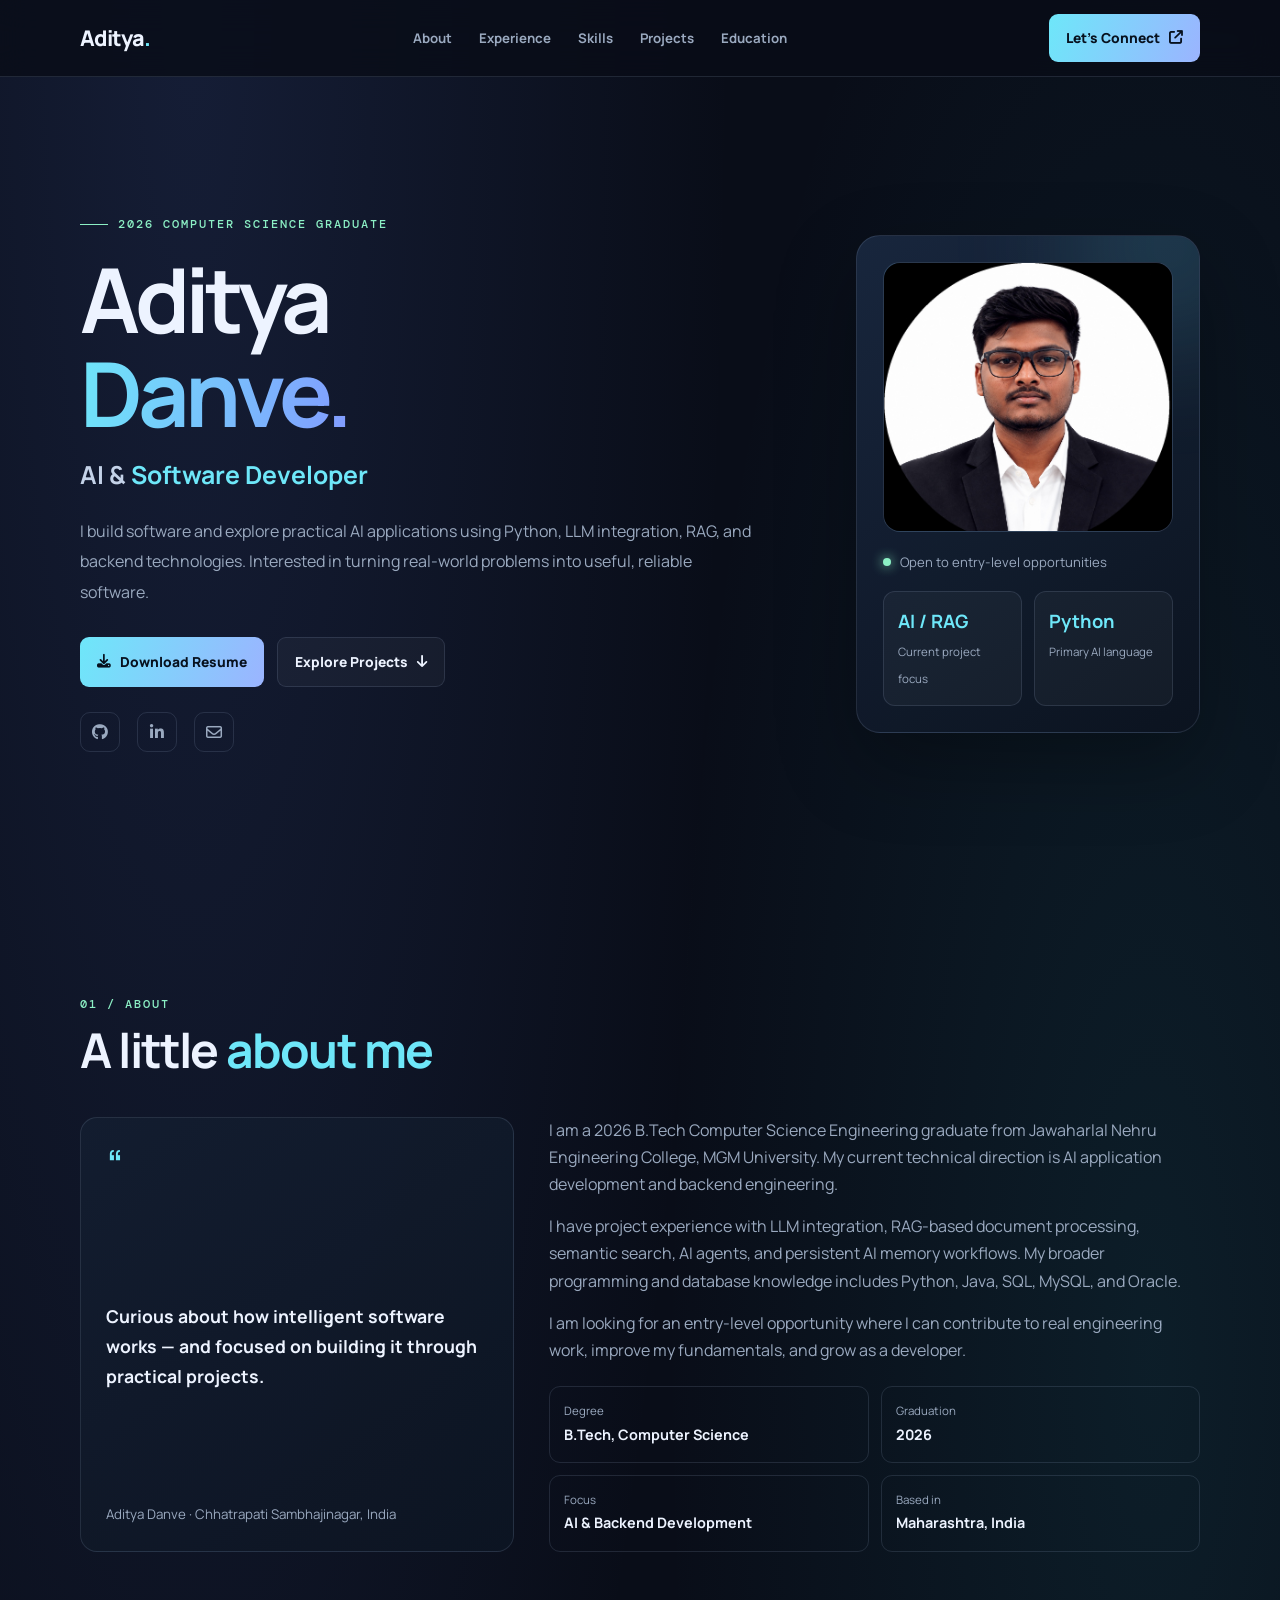
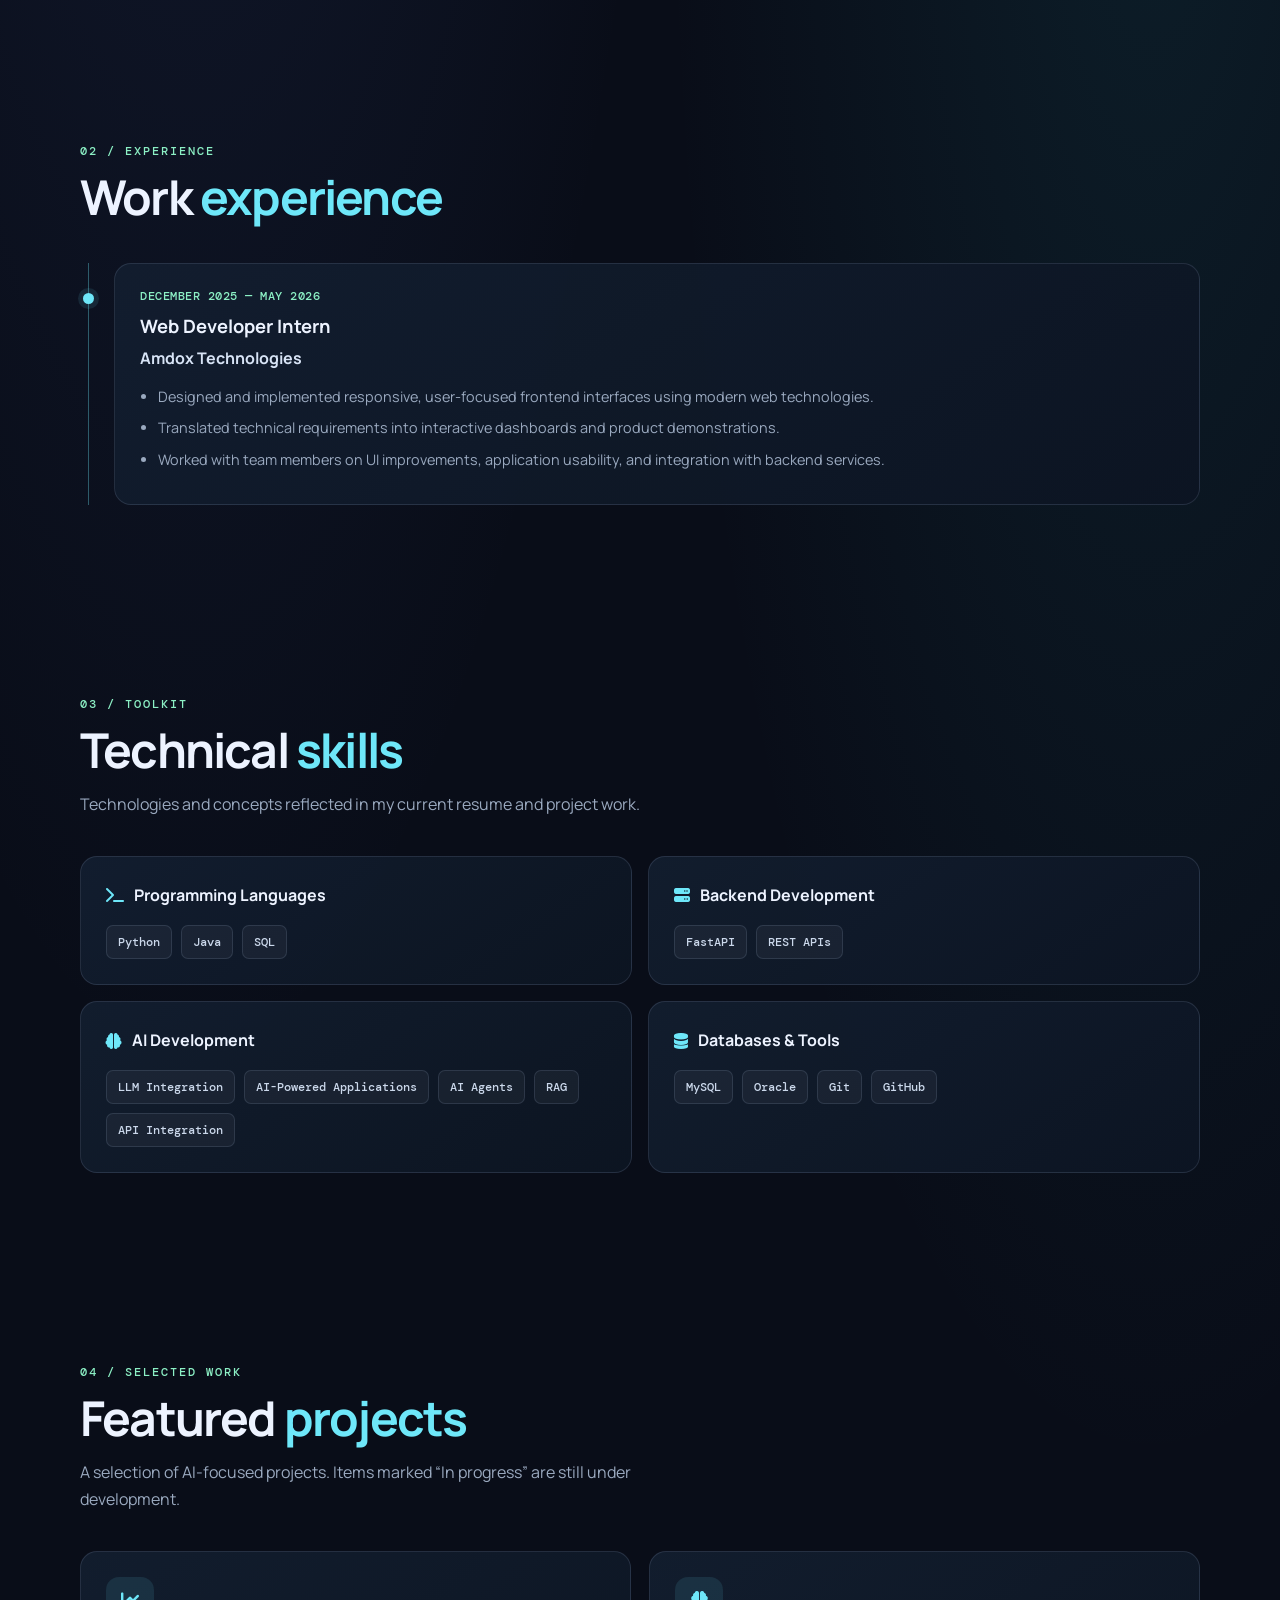
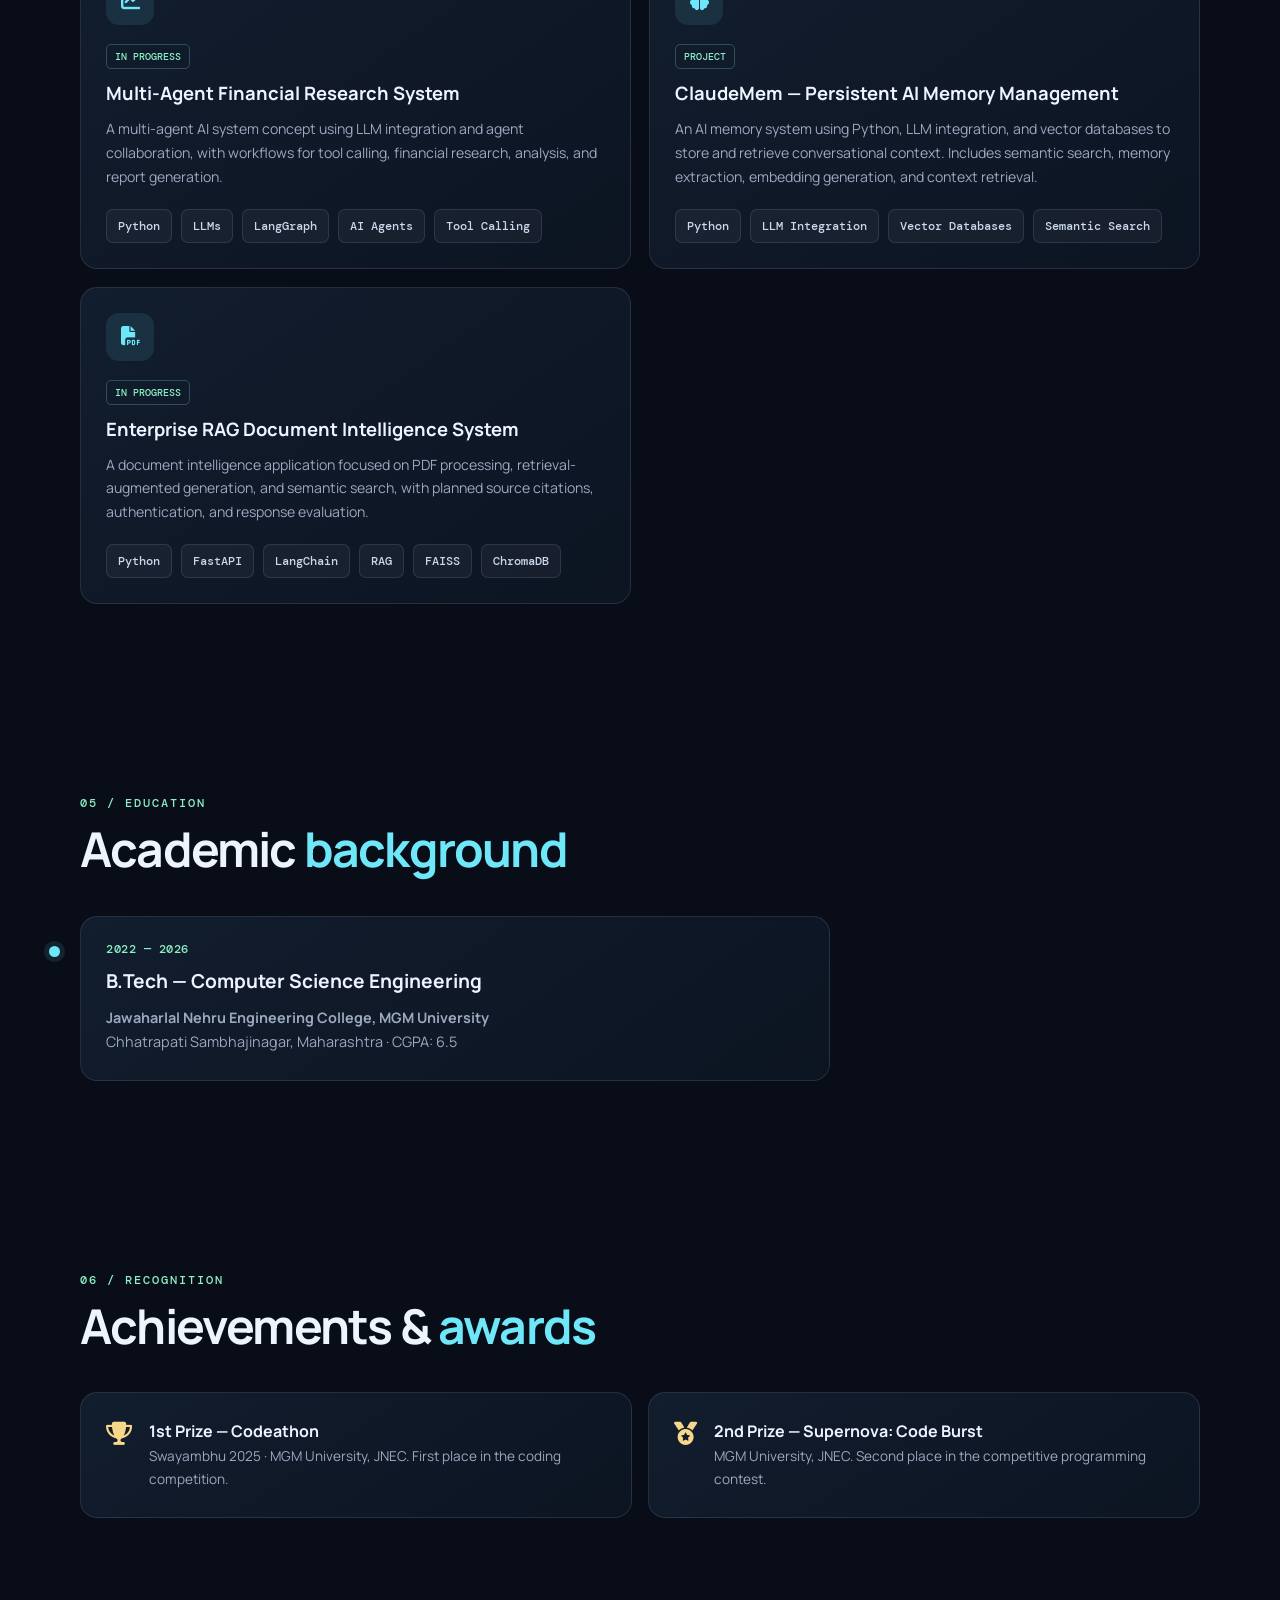
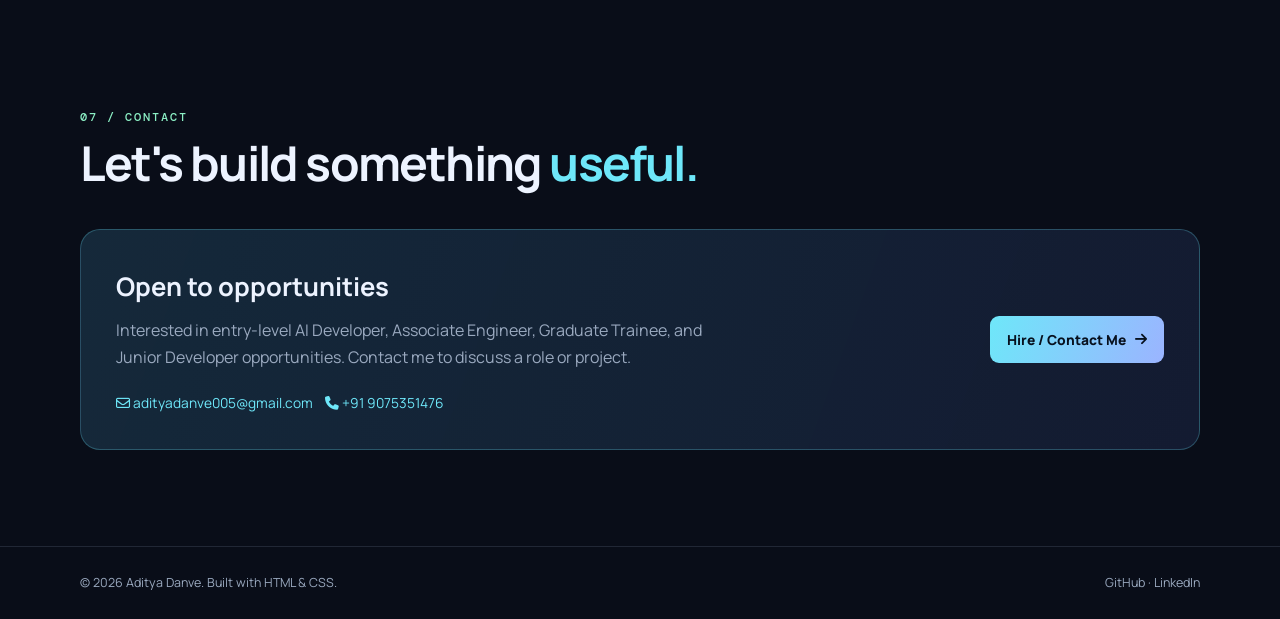
<file: index.html>
<!DOCTYPE html>
<html lang="en">
<head>
  <meta charset="UTF-8">
  <meta name="viewport" content="width=device-width, initial-scale=1.0">
  <meta name="description" content="Aditya Danve — AI and Software Developer portfolio.">
  <title>Aditya Danve | AI & Software Developer</title>
  <link rel="preconnect" href="https://fonts.googleapis.com">
  <link rel="preconnect" href="https://fonts.gstatic.com" crossorigin>
  <link href="https://fonts.googleapis.com/css2?family=DM+Mono:wght@400;500&family=Manrope:wght@400;500;600;700;800&display=swap" rel="stylesheet">
  <link rel="stylesheet" href="https://cdnjs.cloudflare.com/ajax/libs/font-awesome/6.5.2/css/all.min.css">
  <link rel="stylesheet" href="style.css">
</head>
<body>
<header class="topbar">
  <nav class="wrap">
    <a class="brand" href="#home">Aditya<span>.</span></a>
    <ul class="navlinks" id="navlinks">
      <li><a href="#about">About</a></li><li><a href="#experience">Experience</a></li><li><a href="#skills">Skills</a></li><li><a href="#projects">Projects</a></li><li><a href="#education">Education</a></li>
    </ul>
    <a class="nav-cta" href="#contact">Let's Connect <i class="fa-solid fa-arrow-up-right-from-square"></i></a>
    <button class="menu-btn" id="menuBtn" aria-label="Toggle menu"><i class="fa-solid fa-bars"></i></button>
  </nav>
</header>

<main>
<section class="hero" id="home">
  <div class="wrap hero-grid">
    <div class="hero-text">
      <div class="eyebrow">2026 Computer Science Graduate</div>
      <h1>Aditya<br><span>Danve.</span></h1>
      <div class="role">AI &amp; <b>Software Developer</b></div>
      <p class="hero-copy">I build software and explore practical AI applications using Python, LLM integration, RAG, and backend technologies. Interested in turning real-world problems into useful, reliable software.</p>
      <div class="actions">
        <a class="btn primary" href="Aditya_resume.pdf" download><i class="fa-solid fa-download"></i> Download Resume</a>
        <a class="btn secondary" href="#projects">Explore Projects <i class="fa-solid fa-arrow-down"></i></a>
      </div>
      <div class="socials">
        <a href="https://github.com/Adi5885" target="_blank" rel="noopener" aria-label="GitHub"><i class="fa-brands fa-github"></i></a>
        <a href="https://www.linkedin.com/in/aditya-danve-970342321/" target="_blank" rel="noopener" aria-label="LinkedIn"><i class="fa-brands fa-linkedin-in"></i></a>
        <a href="mailto:adityadanve005@gmail.com" aria-label="Email"><i class="fa-regular fa-envelope"></i></a>
      </div>
    </div>
    <aside class="profile-card">
      <div class="avatar">
        <img src="Aditya_profile.jpg" alt="Aditya Danve" onerror="this.remove();this.parentElement.innerHTML='<div class=&quot;avatar-fallback&quot;>AD</div>'">
      </div>
      <div class="availability"><span class="dot"></span> Open to entry-level opportunities</div>
      <div class="mini-stats">
        <div class="stat"><strong>AI / RAG</strong><span>Current project focus</span></div>
        <div class="stat"><strong>Python</strong><span>Primary AI language</span></div>
      </div>
    </aside>
  </div>
</section>

<section id="about">
  <div class="wrap">
    <div class="section-head reveal"><div class="kicker">01 / About</div><h2 class="section-title">A little <span>about me</span></h2></div>
    <div class="about-grid">
      <div class="about-note reveal"><div class="quote-mark">“</div><p>Curious about how intelligent software works — and focused on building it through practical projects.</p><small>Aditya Danve · Chhatrapati Sambhajinagar, India</small></div>
      <div class="about-copy reveal">
        <p>I am a 2026 B.Tech Computer Science Engineering graduate from Jawaharlal Nehru Engineering College, MGM University. My current technical direction is AI application development and backend engineering.</p>
        <p>I have project experience with LLM integration, RAG-based document processing, semantic search, AI agents, and persistent AI memory workflows. My broader programming and database knowledge includes Python, Java, SQL, MySQL, and Oracle.</p>
        <p>I am looking for an entry-level opportunity where I can contribute to real engineering work, improve my fundamentals, and grow as a developer.</p>
        <div class="facts">
          <div class="fact"><span>Degree</span><strong>B.Tech, Computer Science</strong></div>
          <div class="fact"><span>Graduation</span><strong>2026</strong></div>
          <div class="fact"><span>Focus</span><strong>AI &amp; Backend Development</strong></div>
          <div class="fact"><span>Based in</span><strong>Maharashtra, India</strong></div>
        </div>
      </div>
    </div>
  </div>
</section>

<section id="experience">
  <div class="wrap">
    <div class="section-head reveal"><div class="kicker">02 / Experience</div><h2 class="section-title">Work <span>experience</span></h2></div>
    <div class="timeline reveal">
      <article class="timeline-card">
        <div class="meta">DECEMBER 2025 — MAY 2026</div>
        <h3>Web Developer Intern</h3>
        <div class="company">Amdox Technologies</div>
        <ul>
          <li>Designed and implemented responsive, user-focused frontend interfaces using modern web technologies.</li>
          <li>Translated technical requirements into interactive dashboards and product demonstrations.</li>
          <li>Worked with team members on UI improvements, application usability, and integration with backend services.</li>
        </ul>
      </article>
    </div>
  </div>
</section>

<section id="skills">
  <div class="wrap">
    <div class="section-head reveal"><div class="kicker">03 / Toolkit</div><h2 class="section-title">Technical <span>skills</span></h2><p class="section-desc">Technologies and concepts reflected in my current resume and project work.</p></div>
    <div class="skills-grid">
      <article class="skill-card reveal"><h3><i class="fa-solid fa-terminal"></i> Programming Languages</h3><div class="tags"><span class="tag">Python</span><span class="tag">Java</span><span class="tag">SQL</span></div></article>
      <article class="skill-card reveal"><h3><i class="fa-solid fa-server"></i> Backend Development</h3><div class="tags"><span class="tag">FastAPI</span><span class="tag">REST APIs</span></div></article>
      <article class="skill-card reveal"><h3><i class="fa-solid fa-brain"></i> AI Development</h3><div class="tags"><span class="tag">LLM Integration</span><span class="tag">AI-Powered Applications</span><span class="tag">AI Agents</span><span class="tag">RAG</span><span class="tag">API Integration</span></div></article>
      <article class="skill-card reveal"><h3><i class="fa-solid fa-database"></i> Databases &amp; Tools</h3><div class="tags"><span class="tag">MySQL</span><span class="tag">Oracle</span><span class="tag">Git</span><span class="tag">GitHub</span></div></article>
    </div>
  </div>
</section>

<section id="projects">
  <div class="wrap">
    <div class="section-head reveal"><div class="kicker">04 / Selected Work</div><h2 class="section-title">Featured <span>projects</span></h2><p class="section-desc">A selection of AI-focused projects. Items marked “In progress” are still under development.</p></div>
    <div class="projects-grid">
      <article class="project-card reveal">
        <div class="project-icon"><i class="fa-solid fa-chart-line"></i></div><span class="status">IN PROGRESS</span>
        <h3>Multi-Agent Financial Research System</h3>
        <p>A multi-agent AI system concept using LLM integration and agent collaboration, with workflows for tool calling, financial research, analysis, and report generation.</p>
        <div class="tags"><span class="tag">Python</span><span class="tag">LLMs</span><span class="tag">LangGraph</span><span class="tag">AI Agents</span><span class="tag">Tool Calling</span></div>
      </article>
      <article class="project-card reveal">
        <div class="project-icon"><i class="fa-solid fa-brain"></i></div><span class="status">PROJECT</span>
        <h3>ClaudeMem — Persistent AI Memory Management</h3>
        <p>An AI memory system using Python, LLM integration, and vector databases to store and retrieve conversational context. Includes semantic search, memory extraction, embedding generation, and context retrieval.</p>
        <div class="tags"><span class="tag">Python</span><span class="tag">LLM Integration</span><span class="tag">Vector Databases</span><span class="tag">Semantic Search</span></div>
      </article>
      <article class="project-card reveal">
        <div class="project-icon"><i class="fa-solid fa-file-pdf"></i></div><span class="status">IN PROGRESS</span>
        <h3>Enterprise RAG Document Intelligence System</h3>
        <p>A document intelligence application focused on PDF processing, retrieval-augmented generation, and semantic search, with planned source citations, authentication, and response evaluation.</p>
        <div class="tags"><span class="tag">Python</span><span class="tag">FastAPI</span><span class="tag">LangChain</span><span class="tag">RAG</span><span class="tag">FAISS</span><span class="tag">ChromaDB</span></div>
      </article>
    </div>
  </div>
</section>

<section id="education">
  <div class="wrap">
    <div class="section-head reveal"><div class="kicker">05 / Education</div><h2 class="section-title">Academic <span>background</span></h2></div>
    <article class="timeline-card education-card reveal">
      <div class="meta">2022 — 2026</div><h3>B.Tech — Computer Science Engineering</h3>
      <p><strong>Jawaharlal Nehru Engineering College, MGM University</strong></p>
      <p>Chhatrapati Sambhajinagar, Maharashtra · CGPA: 6.5</p>
    </article>
  </div>
</section>

<section id="achievements">
  <div class="wrap">
    <div class="section-head reveal"><div class="kicker">06 / Recognition</div><h2 class="section-title">Achievements &amp; <span>awards</span></h2></div>
    <div class="awards-grid">
      <article class="award reveal"><i class="fa-solid fa-trophy"></i><div><h3>1st Prize — Codeathon</h3><p>Swayambhu 2025 · MGM University, JNEC. First place in the coding competition.</p></div></article>
      <article class="award reveal"><i class="fa-solid fa-medal"></i><div><h3>2nd Prize — Supernova: Code Burst</h3><p>MGM University, JNEC. Second place in the competitive programming contest.</p></div></article>
    </div>
  </div>
</section>

<section id="contact">
  <div class="wrap">
    <div class="section-head reveal"><div class="kicker">07 / Contact</div><h2 class="section-title">Let's build something <span>useful.</span></h2></div>
    <div class="contact-panel reveal">
      <div><h3>Open to opportunities</h3><p>Interested in entry-level AI Developer, Associate Engineer, Graduate Trainee, and Junior Developer opportunities. Contact me to discuss a role or project.</p>
        <div class="contact-links"><a href="mailto:adityadanve005@gmail.com"><i class="fa-regular fa-envelope"></i> adityadanve005@gmail.com</a><a href="tel:+919075351476"><i class="fa-solid fa-phone"></i> +91 9075351476</a></div>
      </div>
      <a class="btn primary" href="mailto:adityadanve005@gmail.com?subject=Opportunity%20for%20Aditya%20Danve">Hire / Contact Me <i class="fa-solid fa-arrow-right"></i></a>
    </div>
  </div>
</section>
</main>

<footer><div class="wrap footer-inner"><span>© 2026 Aditya Danve. Built with HTML &amp; CSS.</span><span><a href="https://github.com/Adi5885" target="_blank" rel="noopener">GitHub</a> · <a href="https://www.linkedin.com/in/aditya-danve-970342321/" target="_blank" rel="noopener">LinkedIn</a></span></div></footer>
<script src="script.js"></script>
</body>
</html>
</file>
<file: style.css>
:root{--bg:#090d18;--panel:#101827;--panel2:#131e30;--text:#edf3ff;--muted:#9aa9bf;--line:rgba(167,190,222,.15);--cyan:#6ee7f9;--blue:#829bff;--green:#8cf0c5;--max:1120px}
    *{box-sizing:border-box;margin:0;padding:0;scroll-behavior:smooth}
    body{font-family:Manrope,sans-serif;background:radial-gradient(ellipse at 15% 0%,rgba(76,104,190,.18),transparent 35%),radial-gradient(ellipse at 90% 25%,rgba(42,176,187,.10),transparent 30%),var(--bg);color:var(--text);line-height:1.7}
    a{color:inherit;text-decoration:none} .wrap{width:min(var(--max),calc(100% - 42px));margin:auto}
    .topbar{position:sticky;top:0;z-index:50;background:rgba(9,13,24,.82);backdrop-filter:blur(16px);border-bottom:1px solid var(--line)}
    nav{height:76px;display:flex;align-items:center;justify-content:space-between}
    .brand{font-size:1.35rem;font-weight:800;letter-spacing:-1px}.brand span{color:var(--cyan)}
    .navlinks{display:flex;gap:27px;align-items:center;list-style:none}.navlinks a{font-size:.83rem;color:var(--muted);font-weight:700;transition:.2s}.navlinks a:hover{color:var(--cyan)}
    .nav-cta,.btn{display:inline-flex;align-items:center;justify-content:center;gap:9px;border-radius:9px;padding:12px 17px;font-weight:800;font-size:.86rem;transition:.2s}
    .nav-cta,.btn.primary{background:linear-gradient(110deg,var(--cyan),#9bb4ff);color:#07111e}.nav-cta:hover,.btn:hover{transform:translateY(-3px);box-shadow:0 10px 30px rgba(110,231,249,.15)}
    .menu-btn{display:none;background:none;border:0;color:var(--text);font-size:1.35rem}
    section{padding:96px 0;scroll-margin-top:70px}.hero{min-height:calc(100vh - 76px);display:grid;align-items:center;padding:85px 0 95px}
    .hero-grid{display:grid;grid-template-columns:1.35fr .65fr;gap:60px;align-items:center}
    .eyebrow{font:500 .76rem 'DM Mono',monospace;color:var(--green);letter-spacing:2px;text-transform:uppercase;display:flex;align-items:center;gap:10px}.eyebrow:before{content:"";width:28px;height:1px;background:var(--green)}
    h1{font-size:clamp(3rem,7vw,5.8rem);line-height:1.04;letter-spacing:-5px;margin:20px 0 15px}h1 span{background:linear-gradient(100deg,var(--cyan),var(--blue));background-clip:text;color:transparent}
    .role{font-size:clamp(1.15rem,2vw,1.55rem);font-weight:700;color:#c4d2e8;margin-bottom:20px}.role b{color:var(--cyan)}
    .hero-copy{max-width:680px;color:var(--muted);font-size:1rem;line-height:1.9}
    .actions{display:flex;gap:13px;flex-wrap:wrap;margin:30px 0 25px}.btn.secondary{border:1px solid var(--line);background:rgba(255,255,255,.035);color:var(--text)}.btn.secondary:hover{border-color:var(--cyan)}
    .socials{display:flex;gap:17px}.socials a{width:40px;height:40px;border:1px solid var(--line);border-radius:10px;display:grid;place-items:center;color:var(--muted);transition:.2s}.socials a:hover{color:var(--cyan);border-color:var(--cyan);transform:translateY(-3px)}
    .profile-card{position:relative;padding:26px;border:1px solid var(--line);border-radius:24px;background:linear-gradient(145deg,rgba(25,40,63,.95),rgba(12,19,32,.95));box-shadow:0 30px 80px rgba(0,0,0,.3);overflow:hidden}
    .profile-card:before{content:"";position:absolute;width:220px;height:220px;border-radius:50%;background:rgba(110,231,249,.12);filter:blur(55px);top:-100px;right:-80px}
    .avatar{height:270px;border-radius:17px;background:linear-gradient(145deg,#1b3048,#101827);display:grid;place-items:center;overflow:hidden;position:relative;border:1px solid var(--line)}
    .avatar img{width:100%;height:100%;object-fit:cover}.avatar-fallback{font-size:5rem;font-weight:800;color:var(--cyan)}
    .availability{display:flex;align-items:center;gap:9px;margin-top:19px;color:var(--muted);font-size:.82rem}.dot{width:8px;height:8px;background:var(--green);border-radius:50%;box-shadow:0 0 12px var(--green)}
    .mini-stats{display:grid;grid-template-columns:repeat(2,1fr);gap:12px;margin-top:18px}.stat{padding:14px;background:rgba(255,255,255,.035);border:1px solid var(--line);border-radius:12px}.stat strong{display:block;font-size:1.15rem;color:var(--cyan)}.stat span{font-size:.72rem;color:var(--muted)}
    .section-head{margin-bottom:38px}.kicker{font:500 .72rem 'DM Mono',monospace;color:var(--green);letter-spacing:2px;text-transform:uppercase}.section-title{font-size:clamp(2rem,4vw,3rem);letter-spacing:-1.8px;line-height:1.2;margin-top:9px}.section-title span{color:var(--cyan)}.section-desc{color:var(--muted);max-width:650px;margin-top:12px}
    .about-grid{display:grid;grid-template-columns:.8fr 1.2fr;gap:35px}.about-note,.content-card,.skill-card,.project-card,.timeline-card,.award{background:linear-gradient(145deg,rgba(19,30,48,.92),rgba(13,21,35,.92));border:1px solid var(--line);border-radius:17px;padding:25px}
    .about-note{display:flex;flex-direction:column;justify-content:space-between;min-height:250px}.quote-mark{font-size:3rem;color:var(--cyan);line-height:1}.about-note p{font-size:1.1rem;font-weight:700}.about-note small{color:var(--muted)}
    .about-copy p{color:var(--muted);margin-bottom:15px}.facts{display:grid;grid-template-columns:repeat(2,1fr);gap:12px;margin-top:22px}.fact{padding:14px;border:1px solid var(--line);border-radius:11px}.fact span{display:block;color:var(--muted);font-size:.72rem}.fact strong{font-size:.9rem}
    .timeline{border-left:1px solid rgba(110,231,249,.35);margin-left:8px;padding-left:25px}.timeline-card{position:relative}.timeline-card:before{content:"";position:absolute;width:11px;height:11px;border-radius:50%;background:var(--cyan);left:-32px;top:29px;box-shadow:0 0 0 5px rgba(110,231,249,.1)}
    .meta{font:500 .72rem 'DM Mono',monospace;color:var(--green);letter-spacing:.5px}.timeline-card h3{font-size:1.15rem;margin:7px 0 3px}.timeline-card .company{color:#d7e3f5;font-weight:700}.timeline-card p,.timeline-card li{color:var(--muted);font-size:.9rem}.timeline-card ul{padding-left:18px;margin-top:12px}.timeline-card li{margin:7px 0}
    .education-card{max-width:750px}.education-card h3{font-size:1.2rem;margin:8px 0}.education-card p{color:var(--muted)}
    .skills-grid{display:grid;grid-template-columns:repeat(2,1fr);gap:16px}.skill-card h3{font-size:1rem;margin-bottom:16px;display:flex;gap:10px;align-items:center}.skill-card h3 i{color:var(--cyan)}
    .tags{display:flex;flex-wrap:wrap;gap:9px}.tag{font:500 .75rem 'DM Mono',monospace;padding:8px 11px;border-radius:7px;color:#cbd8eb;background:rgba(255,255,255,.045);border:1px solid var(--line)}
    .projects-grid{display:grid;grid-template-columns:repeat(2,1fr);gap:18px}.project-card{display:flex;flex-direction:column;min-height:300px;transition:.25s}.project-card:hover{transform:translateY(-5px);border-color:rgba(110,231,249,.4)}
    .project-icon{width:48px;height:48px;border-radius:13px;display:grid;place-items:center;background:rgba(110,231,249,.1);color:var(--cyan);font-size:1.2rem;margin-bottom:19px}
    .project-card h3{font-size:1.15rem;line-height:1.4;margin-bottom:10px}.project-card p{color:var(--muted);font-size:.88rem;flex:1}.project-card .tags{margin-top:20px}.status{display:inline-block;font:500 .65rem 'DM Mono',monospace;color:var(--green);border:1px solid rgba(140,240,197,.25);padding:5px 8px;border-radius:5px;margin-bottom:12px;width:max-content}
    .awards-grid{display:grid;grid-template-columns:repeat(2,1fr);gap:16px}.award{display:flex;gap:17px;align-items:flex-start}.award i{color:#f7d889;font-size:1.45rem;margin-top:4px}.award h3{font-size:1rem}.award p{color:var(--muted);font-size:.85rem}
    .contact-panel{display:grid;grid-template-columns:1fr auto;gap:30px;align-items:center;padding:35px;border-radius:20px;border:1px solid rgba(110,231,249,.25);background:linear-gradient(110deg,rgba(31,65,87,.55),rgba(25,35,63,.65))}
    .contact-panel h3{font-size:1.6rem;margin-bottom:8px}.contact-panel p{color:var(--muted);max-width:620px}.contact-links{display:flex;gap:12px;flex-wrap:wrap;margin-top:20px}.contact-links a{color:var(--cyan);font-size:.86rem}
    footer{border-top:1px solid var(--line);padding:25px 0;color:var(--muted);font-size:.78rem}.footer-inner{display:flex;justify-content:space-between;gap:15px;flex-wrap:wrap}
    .reveal{opacity:0;transform:translateY(18px);transition:opacity .65s ease,transform .65s ease}.reveal.visible{opacity:1;transform:none}
    @media(max-width:800px){.navlinks{display:none;position:absolute;top:76px;left:0;right:0;background:#0d1422;padding:20px 25px;border-bottom:1px solid var(--line);flex-direction:column;align-items:flex-start}.navlinks.open{display:flex}.menu-btn{display:block}.nav-cta{display:none}.hero-grid,.about-grid{grid-template-columns:1fr}.profile-card{max-width:430px}.hero{min-height:auto}.projects-grid,.skills-grid,.awards-grid{grid-template-columns:1fr}.contact-panel{grid-template-columns:1fr}.avatar{height:240px}}
    @media(max-width:480px){.wrap{width:min(100% - 30px,var(--max))}section{padding:70px 0}h1{letter-spacing:-3px}.facts,.mini-stats{grid-template-columns:1fr 1fr}.about-note,.content-card,.skill-card,.project-card,.timeline-card,.award{padding:20px}}
    @media(prefers-reduced-motion:reduce){*{scroll-behavior:auto!important;transition:none!important}.reveal{opacity:1;transform:none}}
</file>
